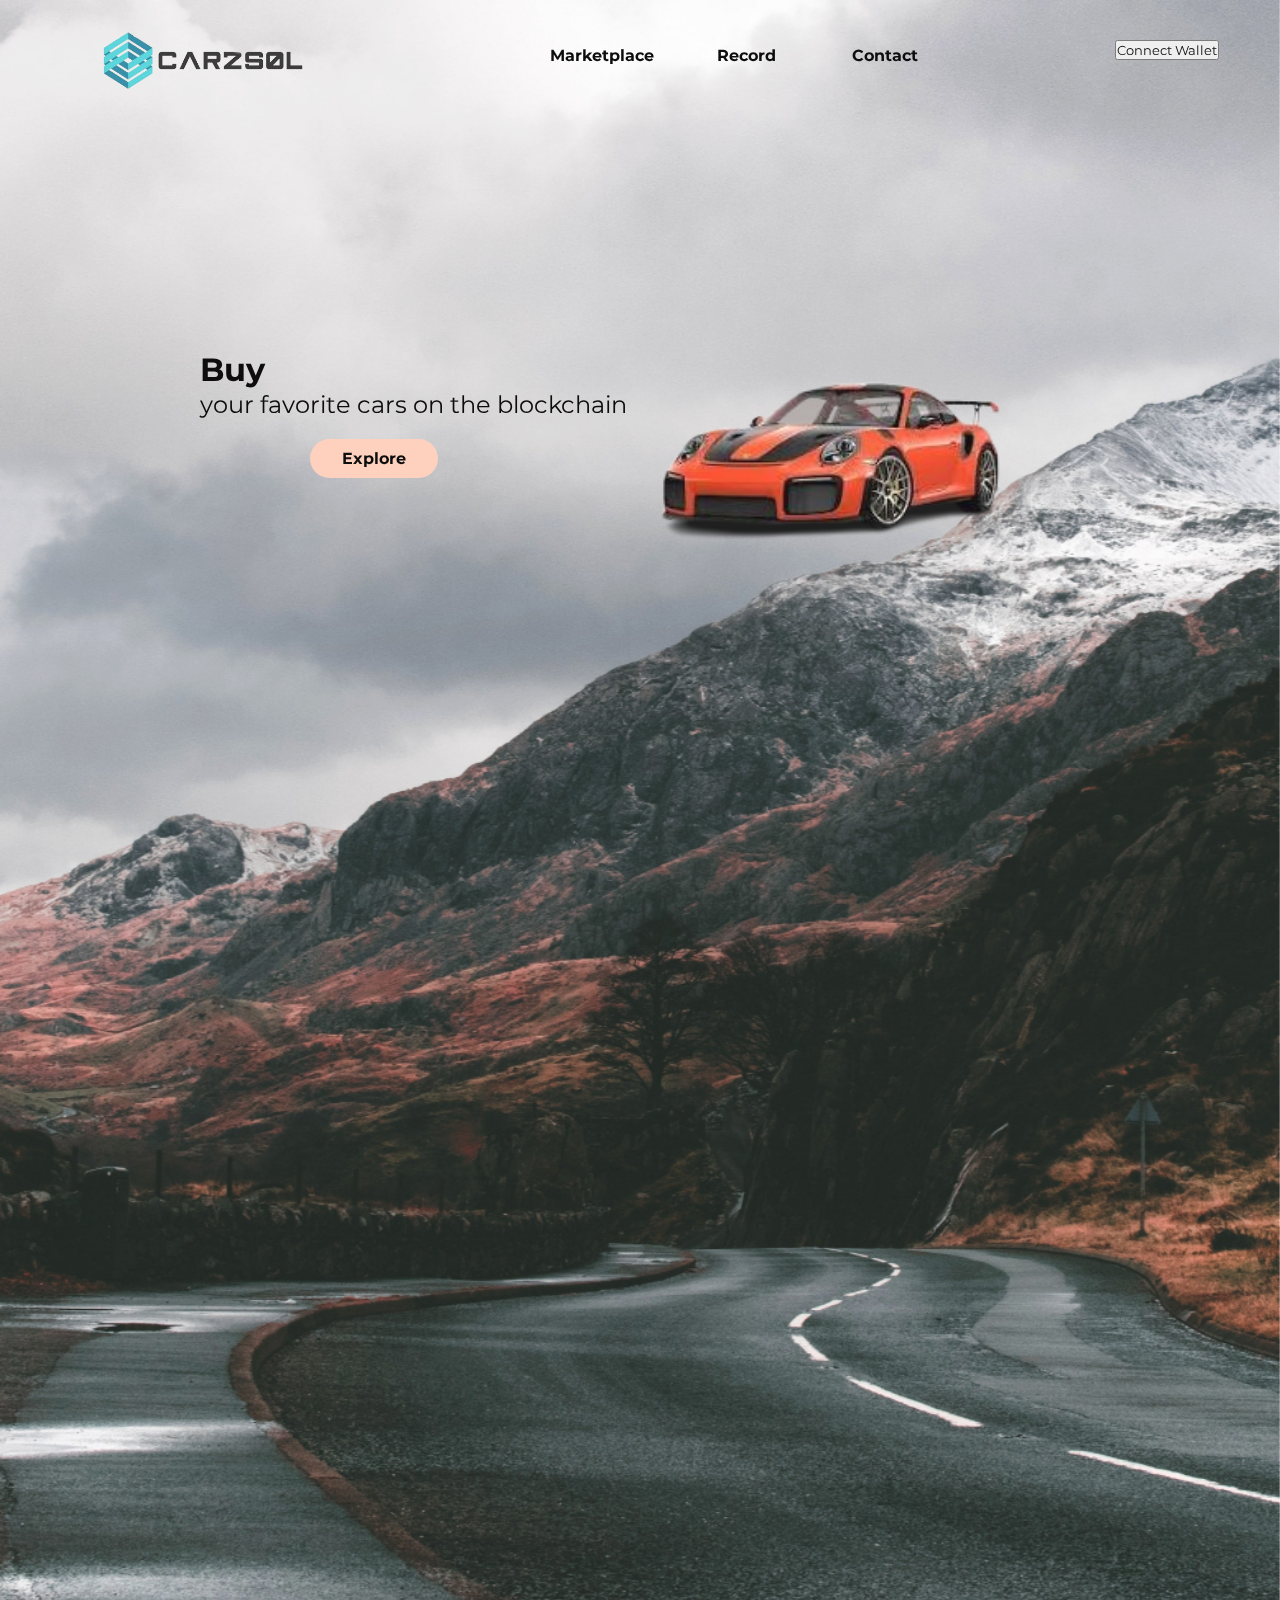
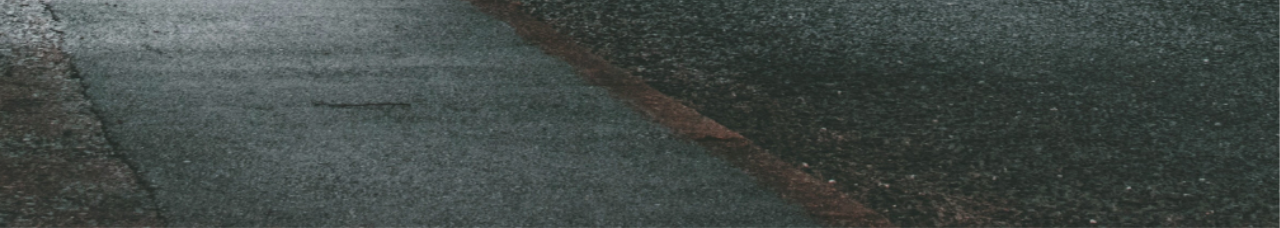
<file: Car2Sol/index.html>
<!DOCTYPE html>
<html lang="en">
<head>
  <meta charset="UTF-8">
  <meta name="viewport" content="width=device-width, initial-scale=1.0">
  <title>Document</title>
  <link rel="stylesheet" href="index.css">
  <script src="index.js" defer></script>
</head>
<body>

  <div class="container">
    <nav>
      <div class="logo">
        <img class="logo" src="images/logo.png" alt="logo">
      </div>
      <div class="lists">
        <ul>
          <li><button><a href="marketplace.html">Marketplace</a></button></li>
          <li><button><a href="record.html">Record</a></button></li>
          <li><button><a href="contact.html">Contact</a></button></li>
        </ul>
      </div>
      <div class="cta">
        <button class="connect">Connect Wallet</button>
      </div>
    </nav>

    <div class="hero">
      <div class="hero-text">
        <div class="dynamicText"><span></span></div>
        <p>your favorite cars on the blockchain</p>
        <button class="explorebutton">Explore</button>
      </div>
     
      
    <img class = "car" id="gtr" src="images/gtr.png" alt="cars">
    <img class="car" id="m4" src="images/m4.png" alt="cars">
    <img class="car" id="gt3" src="images/911gt3.png" alt="cars">
    <div class="search">
      <div class="searchinventory">
        <h2>Search Inventory</h2>
        <form action="/search" method="get">
          <label for="make">Make:</label><br>
          <input type="text" id="make" name="make" value="Ferran"><br>
          <label for="model">Model:</label><br>
          <input type="text" id="model" name="model" value="e-Tron"><br>
          <label for="priceMin">Price Min:</label><br>
          <input type="number" id="priceMin" name="priceMin" step="0.01" value="50.00"><br>
          <label for="priceMax">Price Max:</label><br>
          <input type="number" id="priceMax" name="priceMax" step="0.01" value="5000.00"><br>
          <label for="location">Location:</label><br>
          <input type="text" id="location" name="location" value="eg Newyork"><br>
          <input type="submit" value="Search Now">
      </form>
    </div>

   

  </div>

  

</html>
</file>
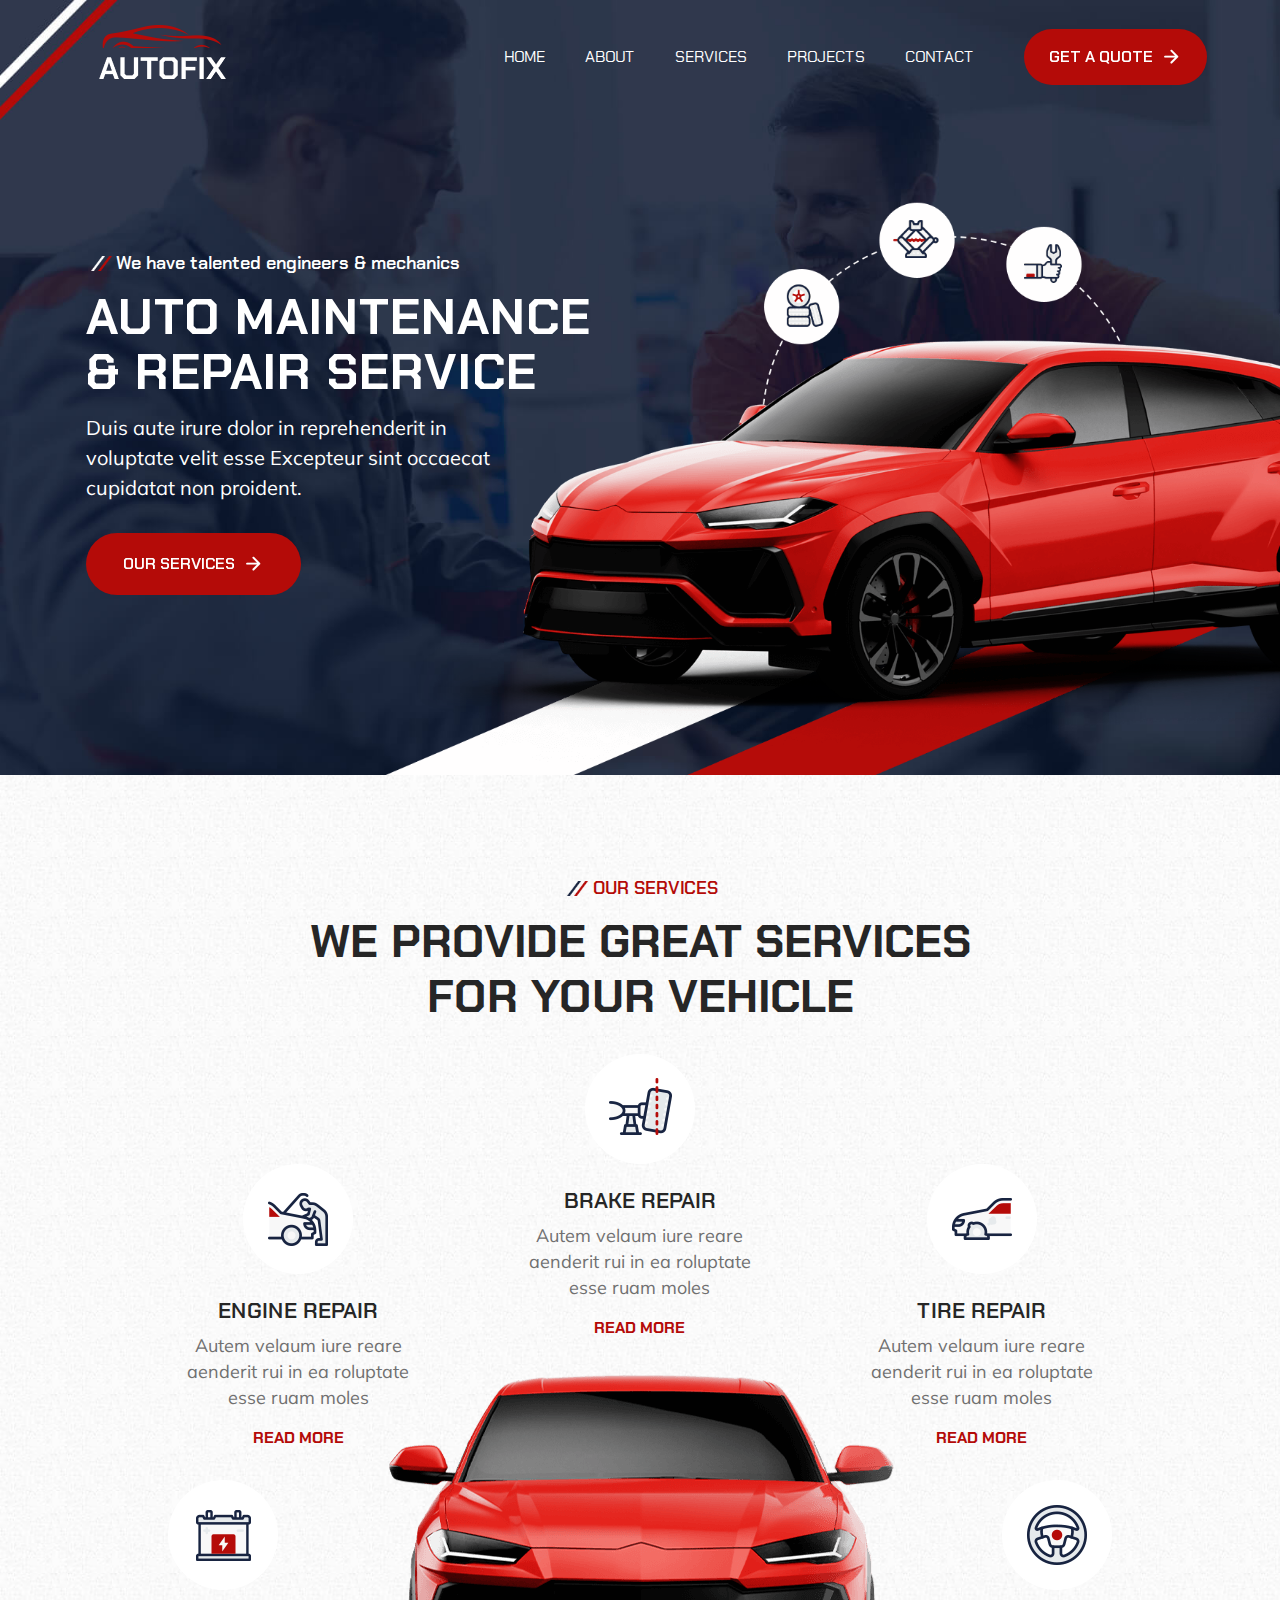
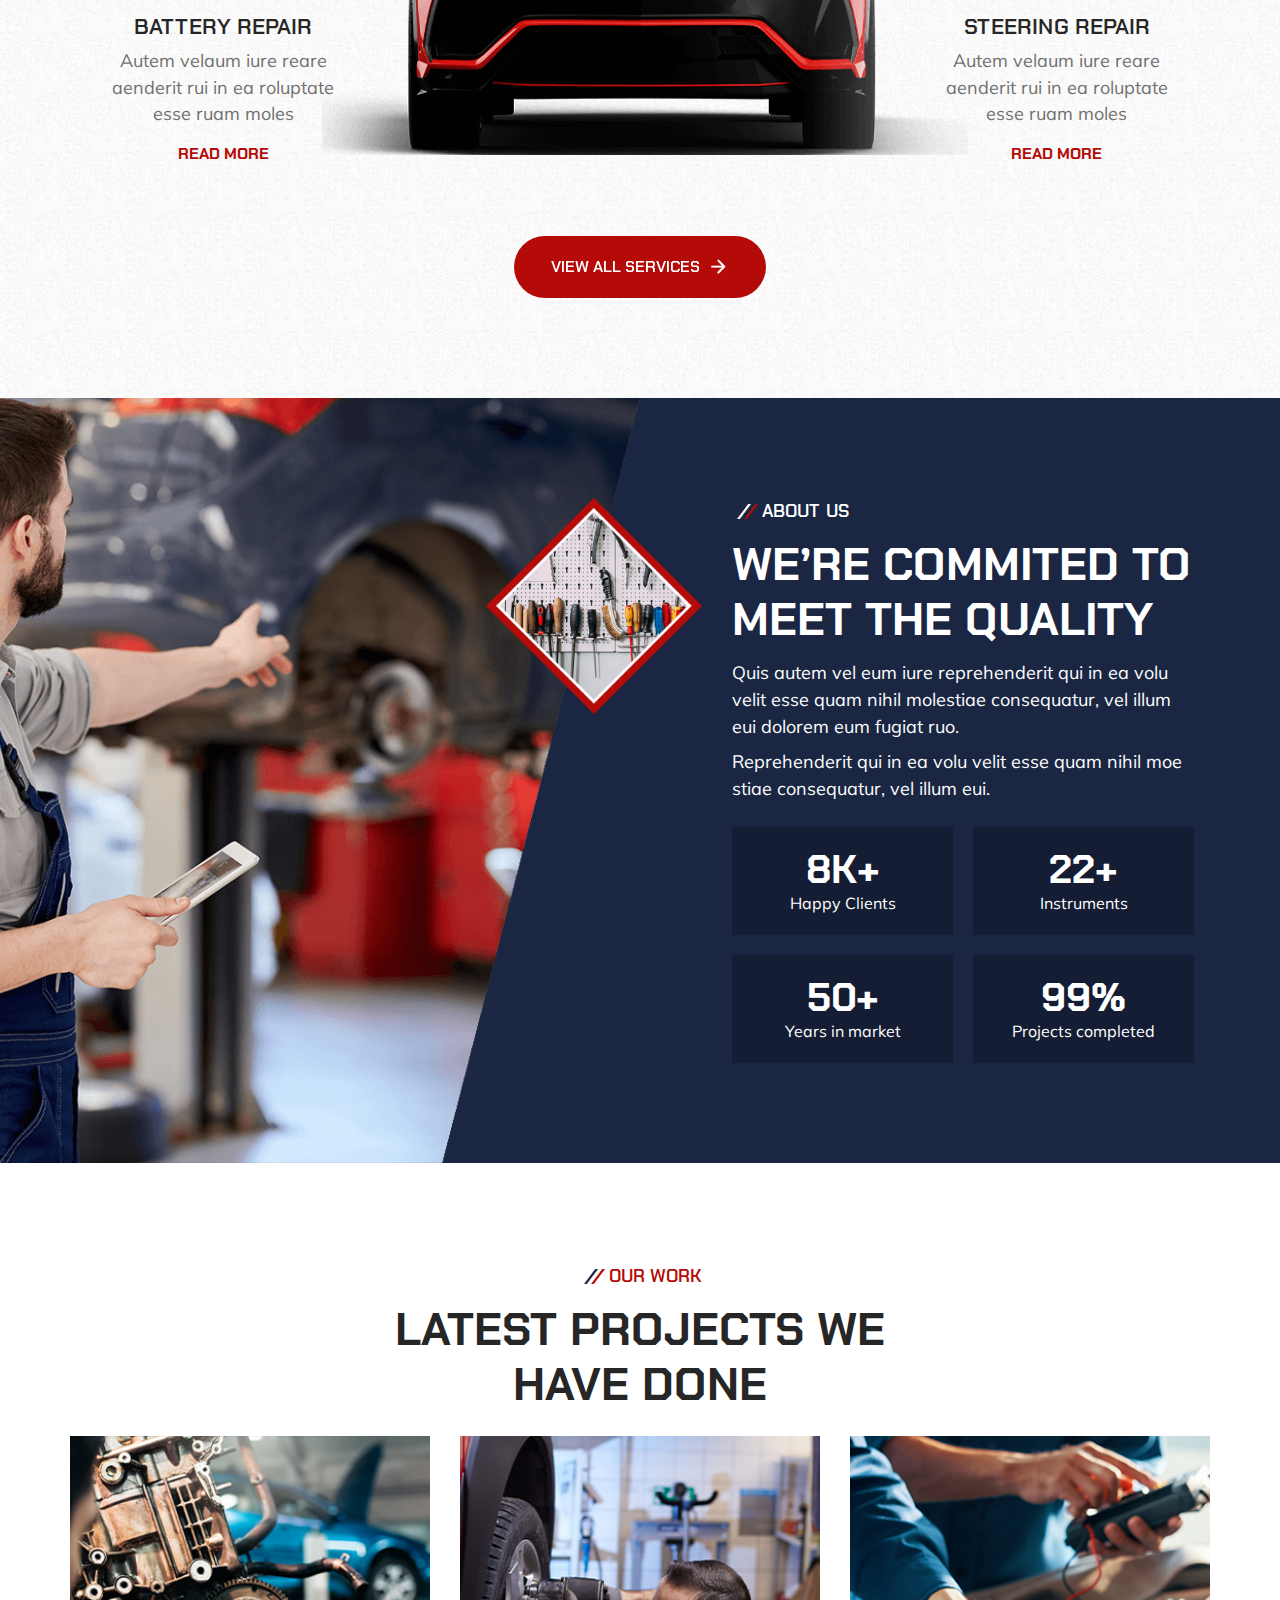
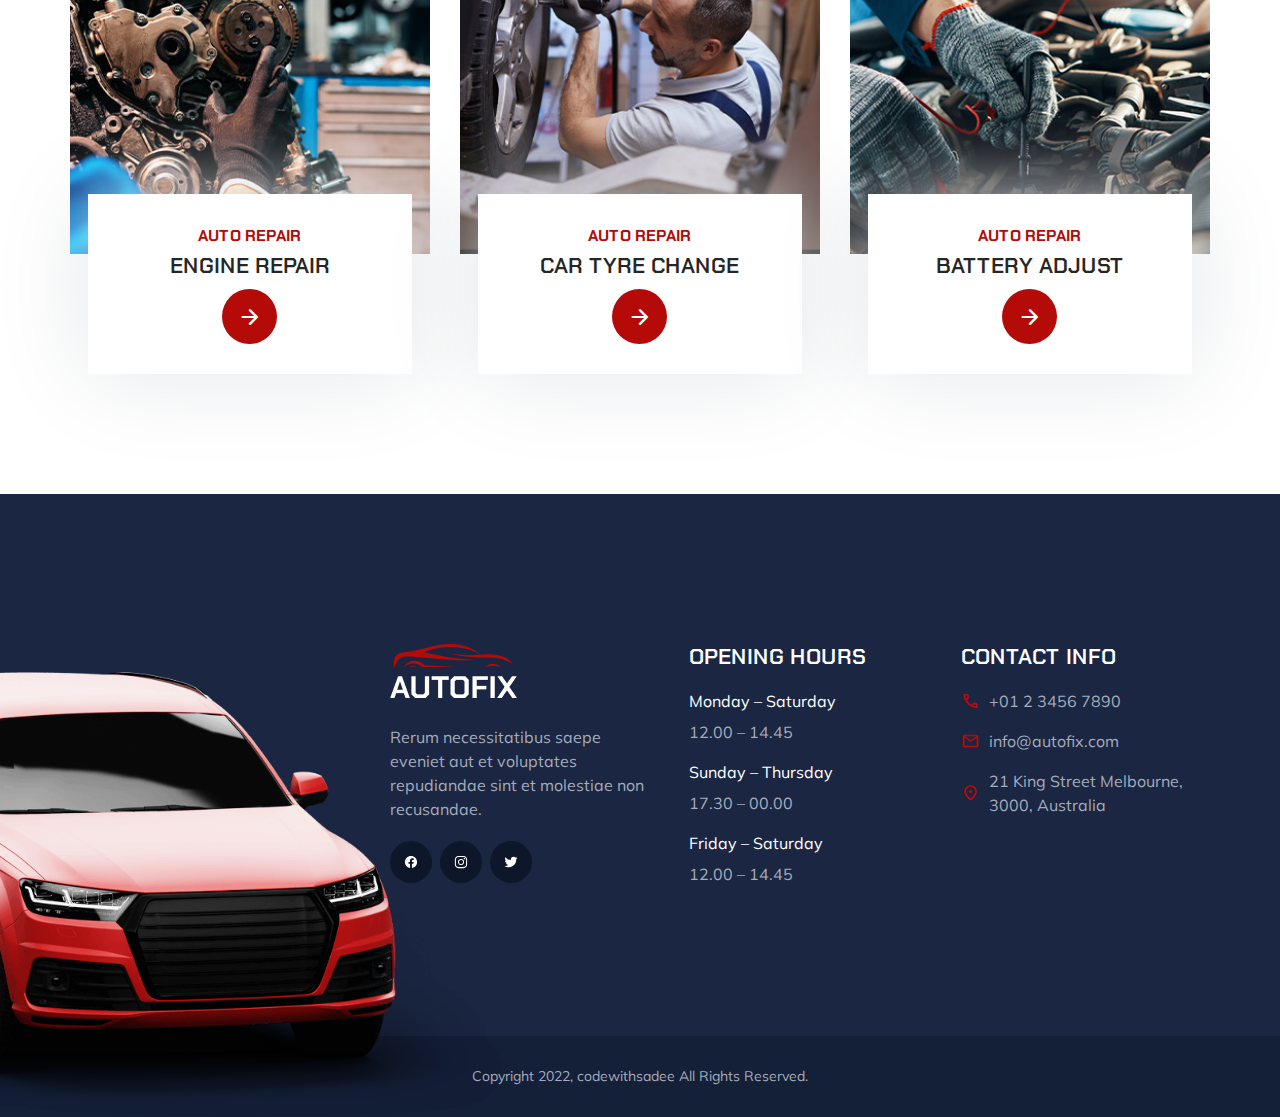
<file: Car2Sol/autofix/index.html>
<!DOCTYPE html>
<html lang="en">

<head>
  <meta charset="UTF-8">
  <meta http-equiv="X-UA-Compatible" content="IE=edge">
  <meta name="viewport" content="width=device-width, initial-scale=1.0">

  <!-- 
    - primary meta tags
  -->
  <title>Autofix - Auto Maintenance & Repair Service</title>
  <meta name="title" content="Autofix - Auto Maintenance & Repair Service">
  <meta name="description" content="This is a vehicle repair html template made by codewithsadee">

  <!-- 
    - favicon
  -->
  <link rel="shortcut icon" href="./favicon.svg" type="image/svg+xml">

  <!-- 
    - google font link
  -->
  <link rel="preconnect" href="https://fonts.googleapis.com">
  <link rel="preconnect" href="https://fonts.gstatic.com" crossorigin>
  <link href="https://fonts.googleapis.com/css2?family=Chakra+Petch:wght@400;600;700&family=Mulish&display=swap"
    rel="stylesheet">

  <!-- 
    - material icon font
  -->
  <link rel="stylesheet"
    href="https://fonts.googleapis.com/css2?family=Material+Symbols+Rounded:opsz,wght,FILL,GRAD@40,600,0,0" />

  <!-- 
    - custom css link
  -->
  <link rel="stylesheet" href="./assets/css/style.css">

  <!-- 
    - preload images
  -->
  <link rel="preload" as="image" href="./assets/images/hero-banner.png">
  <link rel="preload" as="image" href="./assets/images/hero-bg.jpg">

</head>

<body>

  <!-- 
    - #HEADER
  -->

  <header class="header">
    <div class="container">

      <a href="#" class="logo">
        <img src="./assets/images/logo.png" width="128" height="63" alt="autofix home">
      </a>

      <nav class="navbar" data-navbar>
        <ul class="navbar-list">

          <li>
            <a href="#" class="navbar-link">Home</a>
          </li>

          <li>
            <a href="#" class="navbar-link">About</a>
          </li>

          <li>
            <a href="#" class="navbar-link">Services</a>
          </li>

          <li>
            <a href="#" class="navbar-link">Projects</a>
          </li>

          <li>
            <a href="#" class="navbar-link">Contact</a>
          </li>

        </ul>
      </nav>

      <a href="#" class="btn btn-primary">
        <span class="span">Get a Quote</span>

        <span class="material-symbols-rounded">arrow_forward</span>
      </a>

      <button class="nav-toggle-btn" aria-label="toggle menu" data-nav-toggler>
        <span class="nav-toggle-icon icon-1"></span>
        <span class="nav-toggle-icon icon-2"></span>
        <span class="nav-toggle-icon icon-3"></span>
      </button>

    </div>
  </header>





  <main>
    <article>

      <!-- 
        - #HERO
      -->

      <section class="hero has-bg-image" aria-label="home" style="background-image: url('./assets/images/hero-bg.jpg')">
        <div class="container">

          <div class="hero-content">

            <p class="section-subtitle :dark">We have talented engineers & mechanics</p>

            <h1 class="h1 section-title">Auto Maintenance & Repair Service</h1>

            <p class="section-text">
              Duis aute irure dolor in reprehenderit in voluptate velit esse Excepteur sint occaecat cupidatat non
              proident.
            </p>

            <a href="#" class="btn">
              <span class="span">Our Services</span>

              <span class="material-symbols-rounded">arrow_forward</span>
            </a>

          </div>

          <figure class="hero-banner" style="--width: 1228; --height: 789;">
            <img src="./assets/images/hero-banner.png" width="1228" height="789" alt="red motor vehicle"
              class="move-anim">
          </figure>

        </div>
      </section>





      <!-- 
        - #SERVICE
      -->

      <section class="section service has-bg-image" aria-labelledby="service-label"
        style="background-image: url('./assets/images/service-bg.jpg')">
        <div class="container">

          <p class="section-subtitle :light" id="service-label">Our services</p>

          <h2 class="h2 section-title">We Provide Great Services For your Vehicle</h2>

          <ul class="service-list">

            <li>
              <div class="service-card">

                <figure class="card-icon">
                  <img src="./assets/images/services-1.png" width="110" height="110" loading="lazy" alt="Engine Repair">
                </figure>

                <h3 class="h3 card-title">Engine Repair</h3>

                <p class="card-text">
                  Autem velaum iure reare aenderit rui in ea roluptate esse ruam moles
                </p>

                <a href="#" class="btn-link">Read more</a>

              </div>
            </li>

            <li>
              <div class="service-card">

                <figure class="card-icon">
                  <img src="./assets/images/services-2.png" width="110" height="110" loading="lazy" alt="Brake Repair">
                </figure>

                <h3 class="h3 card-title">Brake Repair</h3>

                <p class="card-text">
                  Autem velaum iure reare aenderit rui in ea roluptate esse ruam moles
                </p>

                <a href="#" class="btn-link">Read more</a>

              </div>
            </li>

            <li>
              <div class="service-card">

                <figure class="card-icon">
                  <img src="./assets/images/services-3.png" width="110" height="110" loading="lazy" alt="Tire Repair">
                </figure>

                <h3 class="h3 card-title">Tire Repair</h3>

                <p class="card-text">
                  Autem velaum iure reare aenderit rui in ea roluptate esse ruam moles
                </p>

                <a href="#" class="btn-link">Read more</a>

              </div>
            </li>

            <li>
              <div class="service-card">

                <figure class="card-icon">
                  <img src="./assets/images/services-4.png" width="110" height="110" loading="lazy"
                    alt="Battery Repair">
                </figure>

                <h3 class="h3 card-title">Battery Repair</h3>

                <p class="card-text">
                  Autem velaum iure reare aenderit rui in ea roluptate esse ruam moles
                </p>

                <a href="#" class="btn-link">Read more</a>

              </div>
            </li>

            <li class="service-banner">
              <img src="./assets/images/services-5.png" width="646" height="380" loading="lazy" alt="Red Car"
                class="move-anim">
            </li>

            <li>
              <div class="service-card">

                <figure class="card-icon">
                  <img src="./assets/images/services-6.png" width="110" height="110" loading="lazy"
                    alt="Steering Repair">
                </figure>

                <h3 class="h3 card-title">Steering Repair</h3>

                <p class="card-text">
                  Autem velaum iure reare aenderit rui in ea roluptate esse ruam moles
                </p>

                <a href="#" class="btn-link">Read more</a>

              </div>
            </li>

          </ul>

          <a href="#" class="btn">
            <span class="span">View All Services</span>

            <span class="material-symbols-rounded">arrow_forward</span>
          </a>

        </div>
      </section>





      <!-- 
        - #ABOUT
      -->

      <section class="section about has-before" aria-labelledby="about-label">
        <div class="container">

          <figure class="about-banner">
            <img src="./assets/images/about-banner.png" width="540" height="540" loading="lazy"
              alt="vehicle repire equipments" class="w-100">
          </figure>

          <div class="about-content">

            <p class="section-subtitle :dark">About Us</p>

            <h2 class="h2 section-title">We’re Commited to Meet the quality</h2>

            <p class="section-text">
              Quis autem vel eum iure reprehenderit qui in ea volu velit esse quam nihil molestiae consequatur, vel
              illum eui dolorem eum fugiat ruo.
            </p>

            <p class="section-text">
              Reprehenderit qui in ea volu velit esse quam nihil moe stiae consequatur, vel illum eui.
            </p>

            <ul class="about-list">

              <li class="about-item">
                <p>
                  <strong class="display-1 strong">8K+</strong> Happy Clients
                </p>
              </li>

              <li class="about-item">
                <p>
                  <strong class="display-1 strong">22+</strong> Instruments
                </p>
              </li>

              <li class="about-item">
                <p>
                  <strong class="display-1 strong">50+</strong> Years in market
                </p>
              </li>

              <li class="about-item">
                <p>
                  <strong class="display-1 strong">99%</strong> Projects completed
                </p>
              </li>

            </ul>

          </div>

        </div>
      </section>





      <!-- 
        - #WORK
      -->

      <section class="section work" aria-labelledby="work-label">
        <div class="container">

          <p class="section-subtitle :light" id="work-label">Our Work</p>

          <h2 class="h2 section-title">Latest projects we have done</h2>

          <ul class="has-scrollbar">

            <li class="scrollbar-item">
              <div class="work-card">

                <figure class="card-banner img-holder" style="--width: 350; --height: 406;">
                  <img src="./assets/images/work-1.jpg" width="350" height="406" loading="lazy" alt="Engine Repair"
                    class="img-cover">
                </figure>

                <div class="card-content">
                  <p class="card-subtitle">Auto Repair</p>

                  <h3 class="h3 card-title">Engine Repair</h3>

                  <a href="#" class="card-btn">
                    <span class="material-symbols-rounded">arrow_forward</span>
                  </a>
                </div>

              </div>
            </li>

            <li class="scrollbar-item">
              <div class="work-card">

                <figure class="card-banner img-holder" style="--width: 350; --height: 406;">
                  <img src="./assets/images/work-2.jpg" width="350" height="406" loading="lazy" alt="Car Tyre change"
                    class="img-cover">
                </figure>

                <div class="card-content">
                  <p class="card-subtitle">Auto Repair</p>

                  <h3 class="h3 card-title">Car Tyre change</h3>

                  <a href="#" class="card-btn">
                    <span class="material-symbols-rounded">arrow_forward</span>
                  </a>
                </div>

              </div>
            </li>

            <li class="scrollbar-item">
              <div class="work-card">

                <figure class="card-banner img-holder" style="--width: 350; --height: 406;">
                  <img src="./assets/images/work-3.jpg" width="350" height="406" loading="lazy" alt="Battery Adjust"
                    class="img-cover">
                </figure>

                <div class="card-content">
                  <p class="card-subtitle">Auto Repair</p>

                  <h3 class="h3 card-title">Battery Adjust</h3>

                  <a href="#" class="card-btn">
                    <span class="material-symbols-rounded">arrow_forward</span>
                  </a>
                </div>

              </div>
            </li>

          </ul>

        </div>
      </section>

    </article>
  </main>





  <!-- 
    - #FOOTER
  -->

  <footer class="footer">

    <div class="footer-top section">
      <div class="container">

        <div class="footer-brand">

          <a href="#" class="logo">
            <img src="./assets/images/logo.png" width="128" height="63" alt="autofix home">
          </a>

          <p class="footer-text">
            Rerum necessitatibus saepe eveniet aut et voluptates repudiandae sint et molestiae non recusandae.
          </p>

          <ul class="social-list">

            <li>
              <a href="#" class="social-link">
                <img src="./assets/images/facebook.svg" alt="facebook">
              </a>
            </li>

            <li>
              <a href="#" class="social-link">
                <img src="./assets/images/instagram.svg" alt="instagram">
              </a>
            </li>

            <li>
              <a href="#" class="social-link">
                <img src="./assets/images/twitter.svg" alt="twitter">
              </a>
            </li>

          </ul>

        </div>

        <ul class="footer-list">

          <li>
            <p class="h3">Opening Hours</p>
          </li>

          <li>
            <p class="p">Monday – Saturday</p>

            <span class="span">12.00 – 14.45</span>
          </li>

          <li>
            <p class="p">Sunday – Thursday</p>

            <span class="span">17.30 – 00.00</span>
          </li>

          <li>
            <p class="p">Friday – Saturday</p>

            <span class="span">12.00 – 14.45</span>
          </li>

        </ul>

        <ul class="footer-list">

          <li>
            <p class="h3">Contact Info</p>
          </li>

          <li>
            <a href="tel:+01234567890" class="footer-link">
              <span class="material-symbols-rounded">call</span>

              <span class="span">+01 2 3456 7890</span>
            </a>
          </li>

          <li>
            <a href="mailto:info@autofix.com" class="footer-link">
              <span class="material-symbols-rounded">mail</span>

              <span class="span">info@autofix.com</span>
            </a>
          </li>

          <li>
            <address class="footer-link address">
              <span class="material-symbols-rounded">location_on</span>

              <span class="span">21 King Street Melbourne, 3000, Australia</span>
            </address>
          </li>

        </ul>

      </div>

      <img src="./assets/images/footer-shape-3.png" width="637" height="173" loading="lazy" alt="Shape"
        class="shape shape-3 move-anim">

    </div>

    <div class="footer-bottom">
      <div class="container">

        <p class="copyright">Copyright 2022, codewithsadee All Rights Reserved.</p>

        <img src="./assets/images/footer-shape-2.png" width="778" height="335" loading="lazy" alt="Shape"
          class="shape shape-2">

        <img src="./assets/images/footer-shape-1.png" width="805" height="652" loading="lazy" alt="Red Car"
          class="shape shape-1 move-anim">

      </div>
    </div>

  </footer>





  <!-- 
    - custom js link
  -->
  <script src="./assets/js/script.js"></script>

</body>

</html>
</file>
<file: Car2Sol/index.css>
@import url('https://fonts.googleapis.com/css2?family=Montserrat:ital,wght@0,100..900;1,100..900&display=swap');


body {
  overflow-x: hidden;
}
* {

  margin: 0;
  padding: 0;
  box-sizing: border-box;
  font-family: 'Montserrat', sans-serif;
  

}


.container {
  width: 100%;
  min-height: 100vh;
  background-image: url(images/peakpx.jpg);
  opacity: 0.95;
  background-size: cover;
  background-position: center;
  padding-bottom: 1700px;

}


nav {
  width: 100%;
  display: flex;
  align-items: center;
  height: 100px;
  justify-content: space-around;
  padding: 10px 0px;
  position: fixed;

  
   ul{
    
    list-style: none;
    width: 100%;
    text-align: right;
    padding-right: 60px;
    display: flex;
    justify-content: space-around;
    margin-top: 10px;
   }
}

.logo {
  width: 300px;
  cursor: pointer;
}


.lists {
  width: 40%;
}

.lists a {
  text-decoration: none;
  color :black;
  font-weight: bold;

}

.lists button {
  width: 150%;
  padding: 10px;
  border: none;
  background-color: transparent;
  font-size: 1rem;
  border-radius: 20px;
  transition: all 0.3s ease;


}


.lists button:hover {
  background-color: rgba(255, 207, 186, 0.975);
  color: white;
  transition: all 0.3s ease;
}

.hero {
  position: relative;
  top: 350px;
  left: 200px;
  font-size: 1.5rem;
  
  button {
    margin-top: 20px;
    margin-left: 110px;
    width: 10%;
    padding: 10px;
    border-radius: 20px;
    border: none;
    background-color: rgba(255, 207, 186, 0.975);
    font-weight: bold;
    font-size: 1rem;
    transition: all 0.3s ease;
    
  }
}

.hero button:hover {
  background-color: rgba(255, 207, 186, 0.975);
  transition: all 0.3s ease;
  transform: scale(1.1);
  cursor: pointer;
  transition: all 0.3s ease;

}

.hero-text p {
  display: flex;
  flex-direction: row;
  
}

#gtr,#m4 {
  position: fixed;
  top: 300px;
  height: 200px;
  overflow: hidden;

}

#gtr {
  left: -450px;
}


#m4 {
  top: 350px;
  right: -350px;
  height: 160px;
}

#gt3 {
  position: absolute;
  top:-10%;
  right: 35%;
  width: 400px;
}


.dynamicText span::before {
  
  content: "";
  background: #512da8;
  width: 2px;
  height: 45px;
  top:50%;
  left: 0px;
  transform:translateY(-45%);
  animation: blink 1s infinite;
}

.dynamicText span.stop-blinking::before {
  animation: none;
}

.dynamicText span {
  display: block;
  font-size: 2rem;
  font-family: 'Montserrat', sans-serif;
  font-weight: bold;

}

.hero-text {
  display: flex;
  flex-direction: column;
  position: relative;

  p {
    margin-top: 40px;
  }
}

.dynamicText {
  position: absolute;


}



@keyframes blink {
  50% {
    opacity: 0;
  }
  
}


.search {
  background-color: #FFF;
  opacity: 0;
  position: absolute;
  bottom: -1000%;
  left: 27%;
  height: 700px;
  width: 400px;
  display: flex;
  flex-direction: column;
  align-items: center;
  justify-content: space-between;
  border-radius: 20px;
  
  
}

.labels {
  display: flex;
  flex-direction: column;
  align-items: center;
  justify-content: space-between;
  margin-top: 20px;
}


.calltoaction .searchnow {
  width: 200px;
  text-align: center;
}

input[type=submit] {
  width: 200px;
  padding: 10px;
  border: none;
  background-color: rgba(255, 207, 186, 0.975);
  font-weight: bold;
  font-size: 1rem;
  border-radius: 20px;
  transition: all 0.3s ease;
}

input[type=submit]:hover {
  background-color: rgba(255, 207, 186, 0.975);
  transform:scale(1.1);
}

form {
  display: flex;
  flex-direction: column;
  align-items: center;
  justify-content: space-around;
  margin-top: 20px;
}
</file>
<file: Car2Sol/autofix/assets/css/style.css>
/*-----------------------------------*\
  #style.css
\*-----------------------------------*/

/**
 * copyright 2022 codewithsadee
 */





/*-----------------------------------*\
  #CUSTOM PROPERTY
\*-----------------------------------*/

:root {

  /**
   * colors
   */

  --international-orange-engineering: hsl(1, 91%, 37%);
  --cadet-blue-creyola: hsl(222, 14%, 69%);
  --oxford-blue-1: hsl(222, 47%, 15%);
  --oxford-blue-2: hsl(222, 44%, 14%);
  --oxford-blue-3: hsl(222, 50%, 11%);
  --sonic-silver: hsl(0, 0%, 44%);
  --space-cadet: hsl(222, 44%, 18%);
  --pastel-pink: hsl(1, 53%, 75%);
  --eerie-black: hsl(0, 0%, 15%);
  --light-gray: hsl(0, 0%, 80%);
  --white: hsl(0, 0%, 100%);

  /**
   * typography
   */

  --ff-chakra-petch: 'Chakra Petch', sans-serif;
  --ff-mulish: 'Mulish', sans-serif;
  
  --fs-1: 3.5rem;
  --fs-2: 3rem;
  --fs-3: 2.4rem;
  --fs-4: 1.8rem;
  --fs-5: 1.4rem;
  --fs-6: 1.2rem;
  
  --fw-400: 400;
  --fw-600: 600;
  --fw-700: 700;

  /**
   * spacing
   */

  --section-padding: 60px;

  /**
   * box shadow
   */

  --shadow: 0px 0px 100px 0px hsl(216, 9%, 90%);

  /**
   * border radius
   */

  --radius-pill: 100px;
  --radius-circle: 50%;

  /**
   * transition
   */

  --transition: 0.25s ease;
  --cubic-out: cubic-bezier(0.05, 0.83, 0.52, 0.97);

}





/*-----------------------------------*\
  #RESET
\*-----------------------------------*/

*,
*::before,
*::after {
  margin: 0;
  padding: 0;
  box-sizing: border-box;
}

li { list-style: none; }

a,
img,
span,
button { display: block; }

a {
  color: inherit;
  text-decoration: none;
}

img { height: auto; }

button {
  background: none;
  border: none;
  font: inherit;
  cursor: pointer;
}

address { font-style: normal; }

html {
  font-family: var(--ff-mulish);
  font-size: 10px;
  scroll-behavior: smooth;
}

body {
  background-color: var(--white);
  color: var(--sonic-silver);
  font-size: 1.6rem;
  line-height: 1.5;
}

:focus-visible { outline-offset: 4px; }

::-webkit-scrollbar { width: 10px; }

::-webkit-scrollbar-track { background-color: hsl(0, 0%, 98%); }

::-webkit-scrollbar-thumb { background-color: hsl(0, 0%, 80%); }

::-webkit-scrollbar-thumb:hover { background-color: hsl(0, 0%, 70%); }





/*-----------------------------------*\
  #REUSED STYLE
\*-----------------------------------*/

.container { padding-inline: 16px; }

.material-symbols-rounded {
  --fs: 1em;
  font-variation-settings: 'FILL' 0, 'wght' 600, 'GRAD' 0, 'opsz' 40;
  font-size: var(--fs);
  width: 1em;
  overflow: hidden;
}

.has-bg-image {
  background-repeat: no-repeat;
  background-size: cover;
  background-position: left;
}

.section-subtitle {
  max-width: max-content;
  font-family: var(--ff-chakra-petch);
  font-size: var(--fs-5);
  font-weight: var(--fw-600);
  text-transform: uppercase;
  margin-block-end: 12px;
  margin-inline: auto;
}

.section-subtitle::before {
  content: "";
  display: inline-block;
  height: 15px;
  width: 30px;
  margin-block-end: -2px;
  background-repeat: no-repeat;
  background-size: contain;
  background-position: center;
}

.section-subtitle.\:dark { color: var(--white); }

.section-subtitle.\:dark::before { background-image: url('../images/text-bars-light.png'); }

.section-subtitle.\:light { color: var(--international-orange-engineering); }

.section-subtitle.\:light::before { background-image: url('../images/text-bars-dark.png'); }

.section-title { text-align: center; }

.h1,
.h2,
.h3,
.display-1 {
  font-family: var(--ff-chakra-petch);
  font-weight: var(--fw-700);
  text-transform: uppercase;
}

.display-1 { font-size: var(--fs-1); }

.h1 {
  color: var(--white);
  font-size: var(--fs-2);
  line-height: 1.1;
  letter-spacing: 1px;
}

.h2,
.h3 {
  color: var(--eerie-black);
  font-weight: var(--fw-600);
  line-height: 1.2;
}

.h2 { font-size: var(--fs-3); }

.h3 { font-size: var(--fs-4); }

.btn {
  background-color: var(--international-orange-engineering);
  color: var(--white);
  max-width: max-content;
  font-family: var(--ff-chakra-petch);
  font-weight: var(--fw-600);
  text-transform: uppercase;
  display: flex;
  align-items: center;
  gap: 8px;
  padding: 12px 20px;
  border: 1px solid transparent;
  border-radius: var(--radius-pill);
  transition: var(--transition);
  will-change: transform;
}

.btn:is(:hover, :focus-visible) {
  transform: translateY(-5px);
  background-color: var(--oxford-blue-3);
  border-color: var(--white);
}

.move-anim { animation: moving 2s ease-in-out infinite alternate; }

@keyframes moving {
  0% { transform: translateY(0); }
  100% { transform: translateY(10px); }
}

.section { padding-block: var(--section-padding); }

.btn-link {
  font-family: var(--ff-chakra-petch);
  text-transform: uppercase;
  color: var(--international-orange-engineering);
  font-weight: var(--fw-700);
}

.w-100 { width: 100%; }

.img-holder {
  aspect-ratio: var(--width) / var(--height);
  background-color: var(--light-gray);
  overflow: hidden;
}

.img-cover {
  width: 100%;
  height: 100%;
  object-fit: cover;
}

.has-scrollbar {
  display: flex;
  align-items: center;
  gap: 30px;
  overflow-x: auto;
  scroll-snap-type: inline mandatory;
  padding-block-end: 20px;
}

.scrollbar-item {
  min-width: 100%;
  scroll-snap-align: start;
}

.has-scrollbar::-webkit-scrollbar { height: 16px; }

.has-scrollbar::-webkit-scrollbar-track {
  background-color: var(--pastel-pink);
  border-radius: 20px;
}

.has-scrollbar::-webkit-scrollbar-thumb {
  background-color: var(--international-orange-engineering);
  border-radius: 20px;
  border: 3px solid var(--pastel-pink);
}

.has-scrollbar::-webkit-scrollbar-button { width: 15%; }





/*-----------------------------------*\
  #HEADER
\*-----------------------------------*/

.header .btn { display: none; }

.header {
  position: absolute;
  top: 0;
  left: 0;
  width: 100%;
  padding: 40px 15px;
  padding-inline-start: 40px;
  z-index: 4;
}

.header .container {
  display: flex;
  justify-content: space-between;
  align-items: center;
}

.logo img { width: 100px; }

.nav-toggle-icon {
  width: 30px;
  height: 2px;
  background-color: var(--white);
  transition: var(--transition);
}

.nav-toggle-icon:not(:last-child) { margin-block-end: 7px; }

.nav-toggle-btn.active .icon-2 {
  opacity: 0;
  transform: translateX(-10px);
}

.nav-toggle-btn.active .icon-1 { transform: rotate(45deg) translate(8px, 8px); }

.nav-toggle-btn.active .icon-3 { transform: rotate(-45deg) translate(4px, -4px); }

.navbar {
  position: absolute;
  top: 100px;
  right: 30px;
  background-color: var(--international-orange-engineering);
  min-width: max-content;
  width: 30%;
  transform: translateY(20px);
  opacity: 0;
  visibility: hidden;
  transition: 0.25s var(--cubic-out);
  z-index: 2;
}

.navbar.active {
  transform: translateY(0);
  opacity: 1;
  visibility: visible;
  transition-duration: 0.5s;
}

.navbar-link {
  font-family: var(--ff-chakra-petch);
  font-size: var(--fs-5);
  text-transform: uppercase;
  color: var(--white);
  padding: 10px 20px;
  transition: var(--transition);
}

.navbar-link:is(:hover, :focus-visible) {
  background-color: var(--white);
  color: var(--international-orange-engineering);
}




/*-----------------------------------*\
  #HERO
\*-----------------------------------*/

.hero {
  position: relative;
  padding-block-start: calc(var(--section-padding) + 70px);
  text-align: center;
  z-index: 1;
  overflow: hidden;
}

.hero .container {
  display: grid;
  gap: 30px;
}

.hero .section-subtitle { text-transform: unset; }

.hero .section-text {
  color: var(--white);
  margin-block: 14px 18px;
}

.hero .btn { margin-inline: auto; }

.hero-banner { aspect-ratio: var(--width) / var(--height); }

.hero-banner img {
  position: absolute;
  bottom: 0;
  right: 0;
  width: 90%;
  z-index: -1;
}





/*-----------------------------------*\
  #SERVICE
\*-----------------------------------*/

.service-banner { display: none; }

.service { text-align: center; }

.service-list {
  gap: 0;
  margin-block-end: 40px;
}

.service-card .card-icon {
  max-width: max-content;
  margin-inline: auto;
  margin-block-end: 24px;
}

.service-card .card-text {
  line-height: 1.2;
  margin-block: 8px;
}

.service .btn { margin-inline: auto; }





/*-----------------------------------*\
  #ABOUT
\*-----------------------------------*/

.about {
  background-color: var(--space-cadet);
  color: var(--white);
  text-align: center;
}

.about .container {
  display: grid;
  gap: 50px;
}

.about .section-title { color: var(--white); }

.about .section-text:nth-child(3) { margin-block: 12px 8px; }

.about-list {
  display: grid;
  gap: 25px;
  margin-block-start: 25px;
}

.about-item {
  background-color: var(--oxford-blue-2);
  padding: 40px 20px;
  transition: var(--transition);
}

.about-item:hover {
  background-color: var(--international-orange-engineering);
  transform: translateY(-8px);
}

.about-item .strong {
  display: block;
  line-height: 1.1;
}





/*-----------------------------------*\
  #WORK
\*-----------------------------------*/

.work .container { padding-inline: 0; }

.work .section-title { margin-block-end: 24px; }

.work-card { position: relative; }

.work-card .card-content {
  background-color: var(--white);
  max-width: 90%;
  padding: 30px 10px;
  margin-block-start: -60px;
  margin-inline: auto;
  position: relative;
  text-align: center;
  box-shadow: var(--shadow);
}

.work-card .card-subtitle {
  font-family: var(--ff-chakra-petch);
  text-transform: uppercase;
  color: var(--international-orange-engineering);
  font-weight: var(--fw-700);
  margin-block-end: 5px;
}

.work-card .card-title { margin-block-end: 10px; }

.work-card .card-btn {
  background-color: var(--international-orange-engineering);
  color: var(--white);
  font-size: 2rem;
  margin-inline: auto;
  width: 38px;
  height: 38px;
  display: grid;
  place-items: center;
  border-radius: var(--radius-circle);
}





/*-----------------------------------*\
  #FOOTER
\*-----------------------------------*/

.footer { color: var(--cadet-blue-creyola); }

.footer .shape { display: none; }

.footer-top { background-color: var(--space-cadet); }

.footer-top .container {
  display: grid;
  gap: 40px;
}

.footer-text { margin-block: 18px 20px; }

.social-list {
  display: flex;
  gap: 8px;
}

.social-link {
  background-color: var(--oxford-blue-3);
  padding: 14px;
  border-radius: var(--radius-circle);
  transition: var(--transition);
}

.social-link:is(:hover, :focus-visible) {
  background-color: var(--international-orange-engineering);
  transform: translateY(-5px);
}

.footer .h3 {
  color: var(--white);
  margin-block-end: 18px;
}

.footer-list .p {
  color: var(--white);
  font-weight: var(--fw-400);
  margin-block-end: 7px;
}

.footer-list li:not(:first-child) { margin-block-start: 16px; }

.footer-link {
  display: flex;
  align-items: center;
  gap: 10px;
}

.footer-link:is(:hover, :focus-visible) { color: var(--international-orange-engineering); }

.footer-link .material-symbols-rounded {
  flex-shrink: 0;
  font-size: 1.8rem;
  color: var(--international-orange-engineering);
}

.footer-bottom {
  background-color: var(--oxford-blue-1);
  padding-block: 20px;
}

.copyright {
  text-align: center;
  font-size: var(--fs-6);
}





/*-----------------------------------*\
  #MEDIA QUERIES
\*-----------------------------------*/

/**
 * responsive for large than 575px screen
 */

@media (min-width: 575px) {

  /**
   * CUSTOM PROPERTY
   */

  :root {

    /**
     * typography
     */

    --fs-2: 4rem;
    --fs-3: 2.8rem;
    --fs-4: 2rem;

  }



  /**
   * REUSED STYLE
   */

  .container {
    max-width: 540px;
    width: 100%;
    margin-inline: auto;
  }

  .section-subtitle { --fs-5: 1.6rem; }

  .h2 { font-weight: var(--fw-700); }



  /**
   * HERO
   */

  .hero .container { max-width: unset; }

  .hero-content {
    max-width: 520px;
    margin-inline: auto;
  }

  .hero .section-text { font-size: 1.8rem; }



  /**
   * SERVICE
   */

  .service .section-title { margin-block-end: 30px; }

  .service-list {
    display: grid;
    grid-template-columns: 1fr 1fr;
    gap: 30px;
    margin-block-end: 40px;
  }

  

  /**
   * ABOUT
   */

  .about-list {
    grid-template-columns: 1fr 1fr;
    gap: 20px;
  }

  .about-item { padding-block: 20px; }



  /**
   * WORK
   */

  .scrollbar-item { min-width: calc(50% - 15px); }



  /**
   * FOOTER
   */

  .footer-top {
    position: relative;
    overflow: hidden;
  }

  .footer-top .container { grid-template-columns: 1fr 1fr; }

  .footer .shape-3 {
    display: block;
    position: absolute;
    bottom: -30px;
    right: 0;
  }

}





/**
 * responsive for large than 768px screen
 */

@media (min-width: 768px) {

  /**
   * CUSTOM PROPERTY
   */

  :root {

    /**
     * typography
     */

    --fs-1: 4rem;
    --fs-2: 5rem;
    --fs-3: 3.4rem;

  }



  /**
   * REUSED STYLE
   */

  .container,
  .hero-content { max-width: 720px; }

  .btn { padding: 16px 32px; }

  .section-subtitle { --fs-5: 1.8rem; }

  .section-title:not(.h1) {
    max-width: 500px;
    margin-inline: auto;
  }



  /**
   * HERO
   */

  .hero { --section-padding: 120px; }

  .hero .section-text { margin-block-end: 30px; }



  /**
   * SERVICE
   */

  .service-banner {
    display: block;
    position: relative;
  }

  .service-list { grid-template-columns: repeat(3, 1fr); }

  .service-banner img {
    position: absolute;
    top: 0;
    left: -25%;
    margin-block-start: 15%;
    width: 150%;
    transform-origin: top;
  }



  /**
   * ABOUT
   */
   
  .about-banner { max-width: max-content; }

  .about-banner,
  .about .section-text { margin-inline: auto; }

  .about .section-text { max-width: 520px; }



  /**
   * FOOTER
   */

  .footer-top .container { grid-template-columns: 1fr 0.9fr 0.9fr; }

  .copyright { --fs-6: 1.4rem; }

}





/**
 * responsive for large than 992px screen
 */

@media (min-width: 992px) {

  /**
   * CUSTOM PROPERTY
   */

  :root {

    /**
     * typography
     */

    --fs-2: 4.4rem;
    --fs-3: 3.8rem;
    --fs-4: 2.2rem;

    /**
     * spacing
     */

    --section-padding: 100px;

  }



  /**
   * REUSED STYLE
   */

  .container { max-width: 960px; }

  .section-text,
  .card-text { font-size: 1.8rem; }



  /**
   * HEADER
   */

  .nav-toggle-btn { display: none; }

  .header .container { gap: 30px; }

  .navbar,
  .navbar.active {
    all: unset;
    display: block;
    margin-inline-start: auto;
  }

  .navbar-list { display: flex; }

  .navbar-link {
    position: relative;
    font-size: unset;
  }

  .navbar-link:is(:hover, :focus-visible) {
    background: none;
    color: var(--white);
  }

  .navbar-link::after {
    content: url("../images/nav-before-img.png");
    position: absolute;
    bottom: -8px;
    left: 50%;
    transform: translateX(-50%);
    opacity: 0;
  }

  .navbar-link:is(:hover, :focus-visible)::after { opacity: 1; }

  .header .btn {
    display: flex;
    padding: 12px 24px;
    font-size: var(--fs-5);
  }



  /**
   * HERO
   */

  .hero {
    text-align: left;
    padding-block-end: 80px;
  }

  .hero .container {
    max-width: 960px;
    grid-template-columns: 1fr 1fr;
  }

  .hero :is(.section-subtitle, .btn) { margin-inline: 0; }

  .hero .section-title { text-align: left; }

  .hero-banner img { width: 55%; }



  /**
   * SERVICE
   */

  .service-card .card-text {
    padding-inline: 25px;
    line-height: 1.45;
    margin-block-end: 15px;
  }

  .service-list li:nth-child(-2n+3) { margin-block-start: 90px; }

  .service-list li:nth-child(4) { margin-inline-end: 60px; }

  .service-list li:nth-child(6) { margin-inline-start: 60px; }

  .service-banner img {
    left: -55%;
    margin-block-start: -30%;
    width: 210%;
  }



  /**
   * ABOUT
   */

  .about {
    position: relative;
    z-index: 1;
  }

  .about,
  .about .section-title { text-align: left; }

  .about .container {
    grid-template-columns: 1fr 0.75fr;
    gap: 30px;
  }

  .about .section-subtitle { margin-inline: 0; }

  .about-banner,
  .about-banner .w-100 { margin-inline: auto 0; }

  .about-banner .w-100 { width: 40%; }

  .about-item { text-align: center; }

  .about::before {
    content: "";
    position: absolute;
    top: 0;
    left: 0;
    width: 50%;
    height: 100%;
    background-image: url('../images/about-abs-banner.png');
    background-repeat: no-repeat;
    background-size: cover;
    background-position: right;
    z-index: -1;
  }



  /**
   * WORK
   */

  .has-scrollbar { overflow-x: visible; }

  .scrollbar-item { min-width: calc(33.33% - 20px); }

}





/**
 * responsive for large than 1200px screen
 */

@media (min-width: 1200px) {

  /**
   * CUSTOM PROPERTY
   */

  :root {

    /**
     * typography
     */

    --fs-2: 5rem;
    --fs-3: 4.6rem;

  }



  /**
   * REUSED STYLE
   */

  .container,
  .hero .container { max-width: 1140px; }

  .btn { padding: 18px 36px; }

  .btn .material-symbols-rounded { --fs: 1.3em; }



  /**
   * HEADER
   */

  .header { padding-block: 25px; }

  .logo img { width: 128px; }

  .header .btn {
    font-size: unset;
    padding-block: 15px;
  }



  /**
   * HERO
   */

  .hero { padding-block: 250px 180px; }

  .hero .container { grid-template-columns: 1fr 0.9fr; }

  .hero .section-text {
    font-size: 2rem;
    padding-inline-end: 120px;
  }

  .hero-banner img { width: 70%; }



  /**
   * SERVICE
   */

  .service .section-title { max-width: 700px; }

  .service-list { margin-block-end: 70px; }

  .service-list li:nth-child(2) .card-text {
    padding-inline: 50px;
  }

  .service-list li:nth-child(-2n+3) {
    margin-block-start: 110px;
  }

  .service-list li:is(:nth-child(1), :nth-child(6)) {
    margin-inline-start: 75px;
  }

  .service-list li:is(:nth-child(3), :nth-child(4)) {
    margin-inline-end: 75px;
  }

  .service-banner img {
    width: max-content;
    left: -41%;
  }



  /**
   * WORK
   */

  .work-card .card-btn {
    font-size: 2.4rem;
    width: 55px;
    height: 55px;
  }



  /**
   * FOOTER
   */

  .footer-top { padding-block: 150px; }

  .footer-top .container { padding-inline-start: 25%; }

  .footer-bottom {
    position: relative;
    padding-block: 30px;
    z-index: 1;
  }

  .footer :is(.shape-1, .shape-2) {
    display: block;
    position: absolute;
    bottom: 0;
    width: 50%;
    pointer-events: none;
    z-index: -1;
  }

  .footer .shape-1 { left: -100px; }

  .footer .shape-2 { left: -50px; }

}





/**
 * responsive for large than 1400px screen
 */

@media (min-width: 1400px) {

  /**
   * CUSTOM PROPERTY
   */

  :root {

    /**
     * typography
     */

    --fs-2: 6rem;

    /**
     * spacing
     */

    --section-padding: 140px;

  }



  /**
   * REUSED STYLE
   */

  :is(.header, .hero) .container { max-width: 1280px; }

  .section-subtitle::before {
    height: 20px;
    margin-inline-end: 5px;
  }



  /**
   * HEADER
   */

  .header .btn { padding: 18px 36px; }



  /**
   * HERO
   */

  .hero { padding-block: 280px; }

  .hero .section-text { padding-inline-end: 90px; }

  .hero-banner img { width: 75%; }



  /**
   * ABOUT
   */

  .about::before { width: 55%; }

  .about-banner .w-100 { width: 50%; }



  /**
   * FOOTER
   */

  .footer-top .container { padding-inline-start: 20%; }

}
</file>
